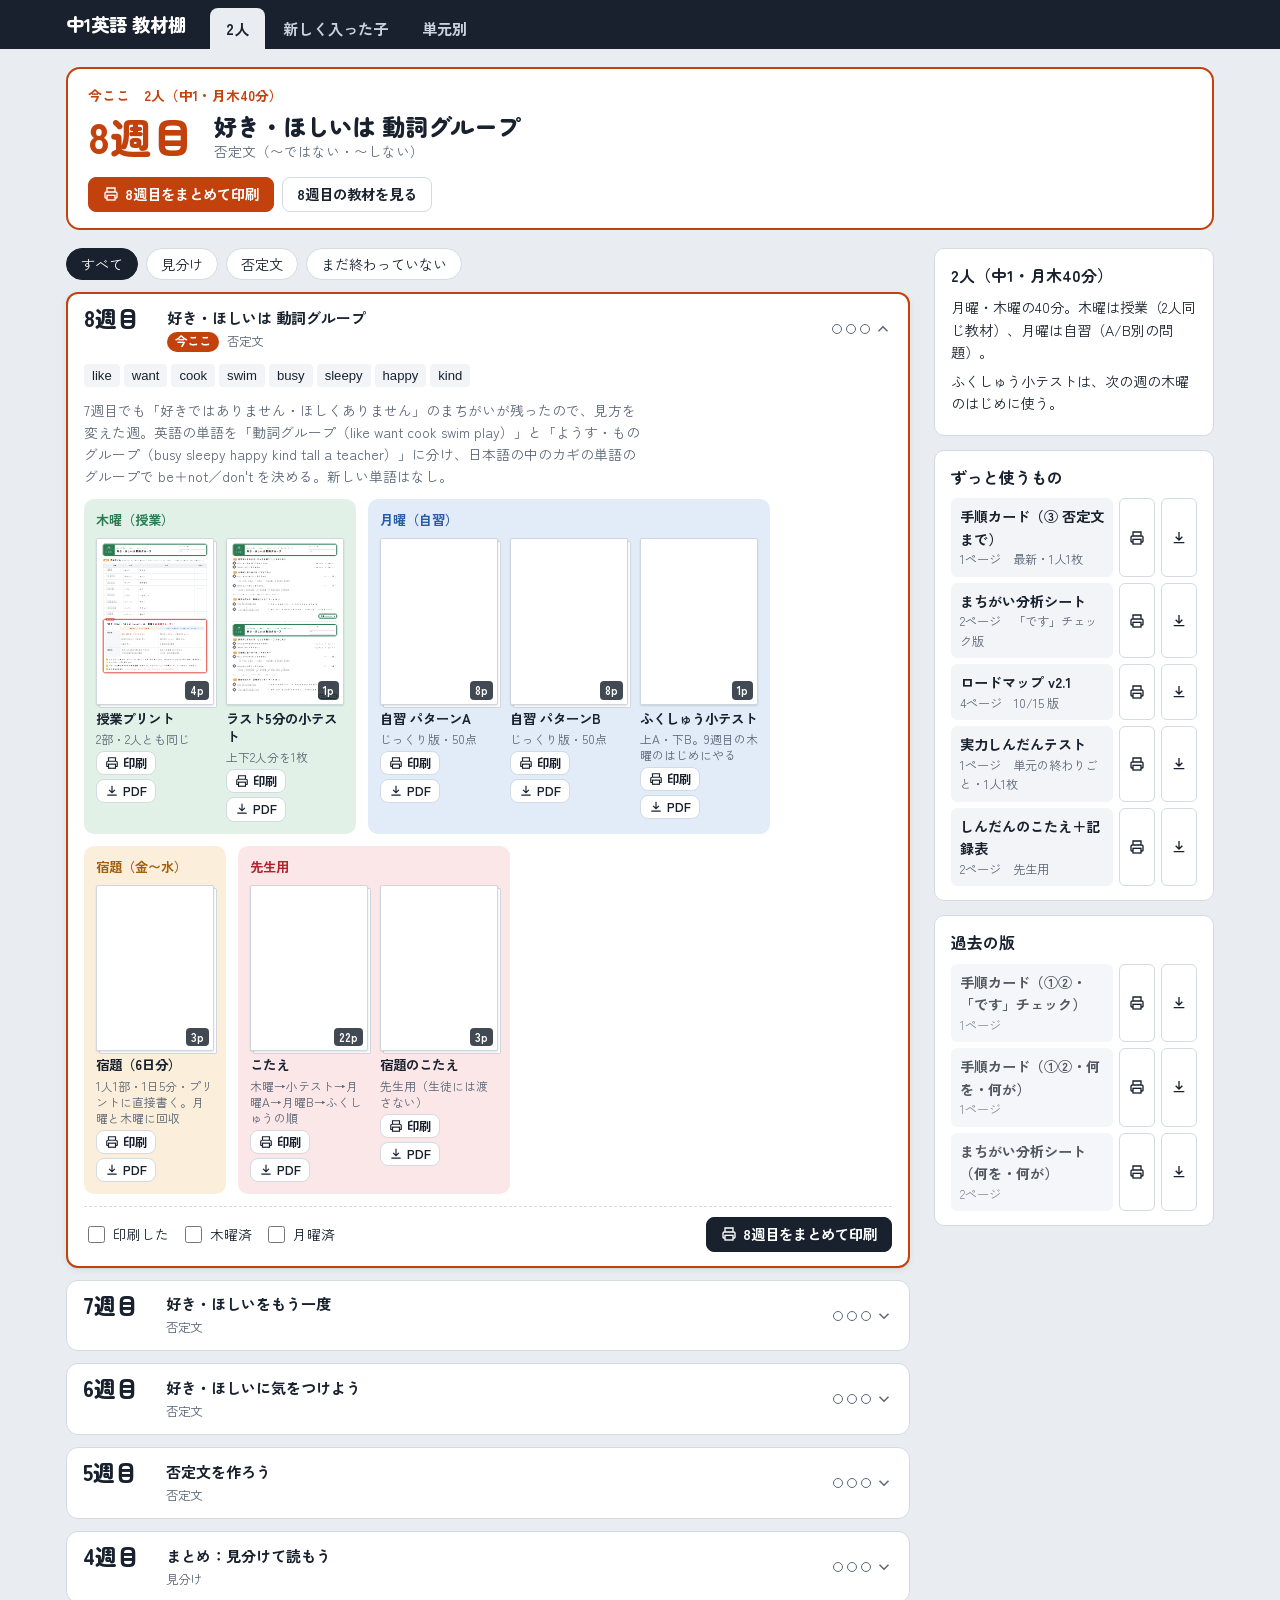
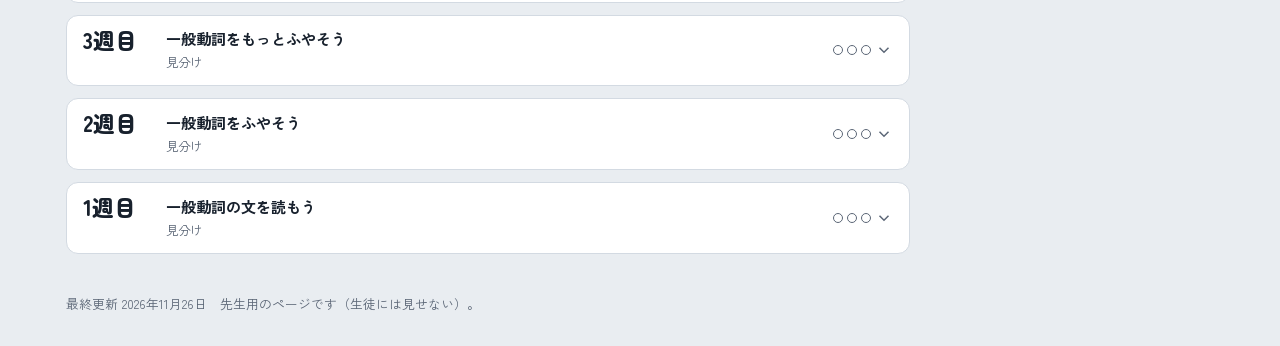
<file: index.html>
<!doctype html>
<html lang="ja">
<head>
<meta charset="utf-8">
<meta name="viewport" content="width=device-width, initial-scale=1, viewport-fit=cover">
<meta name="robots" content="noindex, nofollow">
<meta name="apple-mobile-web-app-capable" content="yes">
<meta name="apple-mobile-web-app-title" content="英語教材棚">
<title>中1英語 教材棚</title>
<link rel="preconnect" href="https://fonts.googleapis.com">
<link rel="stylesheet" href="https://fonts.googleapis.com/css2?family=Zen+Kaku+Gothic+New:wght@400;500;700&family=Zen+Maru+Gothic:wght@700;900&display=swap">
<link rel="stylesheet" href="assets/app.css?v=20261109a">
</head>
<body>
<header class="top">
  <div class="top-in">
    <a class="brand" href="#futari">中1英語 教材棚</a>
    <nav class="tabs" aria-label="画面の切りかえ">
      <a href="#futari" data-tab="futari">2人</a>
      <a href="#hitori" data-tab="hitori">新しく入った子</a>
      <a href="#tangen" data-tab="tangen">単元別</a>
    </nav>
  </div>
</header>

<main id="app" class="wrap" aria-live="polite"><p class="muted">読みこみ中…</p></main>

<footer class="foot wrap"><span id="updated"></span>　先生用のページです（生徒には見せない）。</footer>

<!-- ページ内ビューア -->
<dialog id="viewer" aria-labelledby="v-title">
  <div class="v-bar">
    <div class="v-name"><b id="v-title"></b><span id="v-pages" class="muted"></span></div>
    <div class="v-btns">
      <button type="button" class="btn primary" id="v-print">印刷</button>
      <a class="btn" id="v-dl" data-dl="" title="PDFをダウンロード"><svg viewBox="0 0 24 24" fill="none" stroke="currentColor" stroke-width="2" aria-hidden="true"><path d="M12 3v12M7 10l5 5 5-5M4 19h16"/></svg>ダウンロード</a>
      <a class="btn" id="v-open" target="_blank" rel="noopener">別のタブで開く</a>
      <button type="button" class="btn icon" id="v-close" aria-label="閉じる">✕</button>
    </div>
  </div>
  <div class="v-body" id="v-body"></div>
</dialog>

<!-- まとめて印刷 -->
<dialog id="setprint" aria-labelledby="sp-title">
  <form method="dialog" class="sp">
    <h2 id="sp-title"></h2>
    <p class="muted" id="sp-sub">印刷するものと部数をえらんでください。</p>
    <ul class="sp-list" id="sp-list"></ul>
    <div class="sp-foot">
      <span id="sp-total"></span>
      <button type="button" class="btn" value="cancel" id="sp-cancel">やめる</button>
      <button type="button" class="btn primary" id="sp-go">印刷する</button>
    </div>
  </form>
</dialog>

<!-- 印刷の準備中 -->
<dialog id="progress" aria-labelledby="pg-title">
  <div class="pg">
    <b id="pg-title">印刷の準備をしています</b>
    <div class="bar"><span id="pg-bar"></span></div>
    <p class="muted" id="pg-text"></p>
    <div class="pg-btns" id="pg-btns" hidden>
      <button type="button" class="btn primary" id="pg-again">印刷画面を開く</button>
      <button type="button" class="btn" id="pg-share" hidden>PDFで印刷（共有 → プリント）</button>
      <button type="button" class="btn" id="pg-close">閉じる</button>
    </div>
  </div>
</dialog>

<div id="print-root" aria-hidden="true"></div>

<script src="lib/pdfjs/pdf.min.js"></script>
<script src="assets/app.js?v=20261109a"></script>
</body>
</html>
</file>
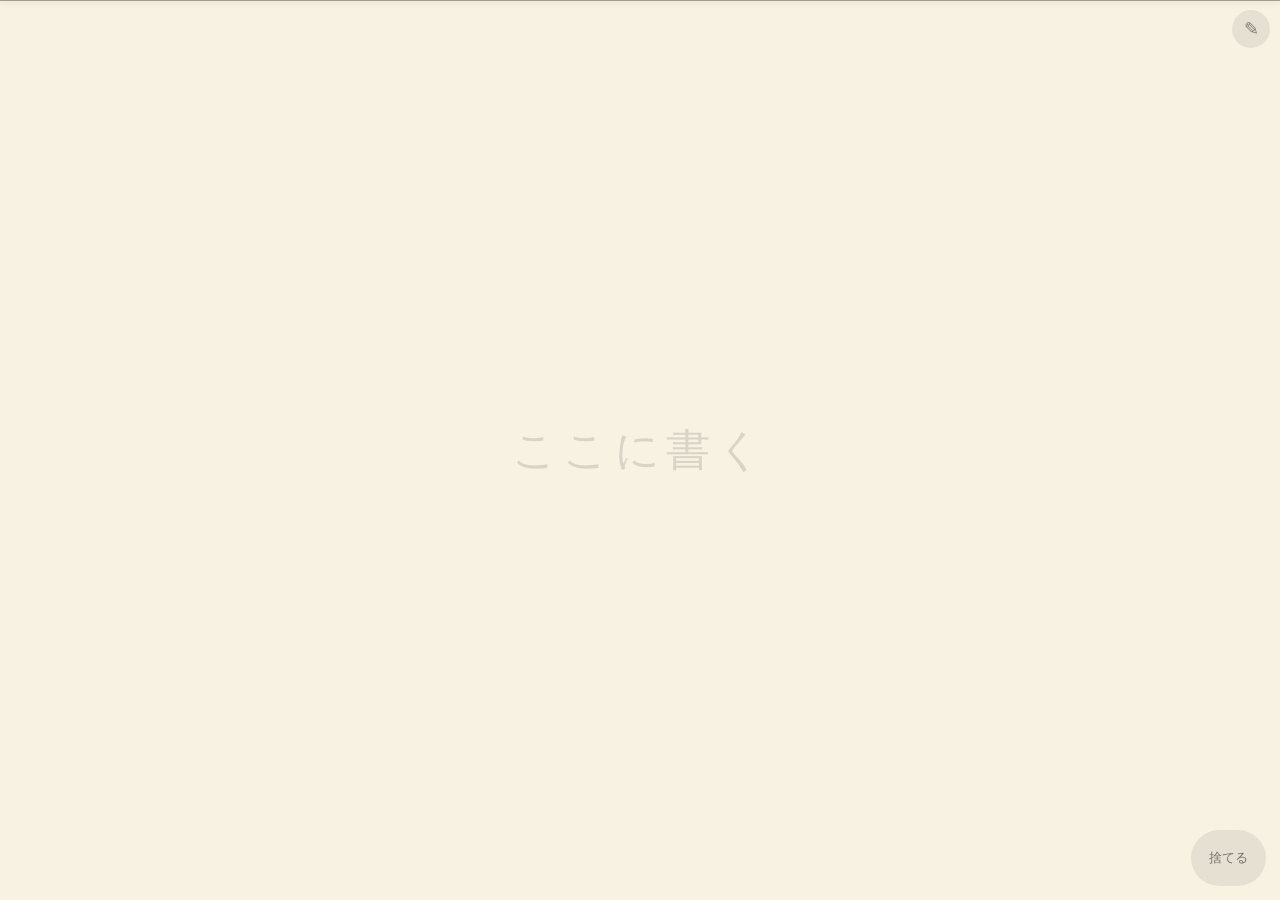
<file: urakami/index.html>
<!DOCTYPE html>
<html lang="ja">
<head>
<meta charset="utf-8">
<title>裏紙メモ</title>
<meta name="viewport" content="width=device-width, initial-scale=1, maximum-scale=1, user-scalable=no, viewport-fit=cover">
<meta name="apple-mobile-web-app-capable" content="yes">
<meta name="mobile-web-app-capable" content="yes">
<meta name="apple-mobile-web-app-status-bar-style" content="default">
<meta name="apple-mobile-web-app-title" content="裏紙">
<meta name="theme-color" content="#f7f2e2">
<meta name="robots" content="noindex">
<meta name="app-version" content="20261124-1750">
<style>
  html, body {
    margin: 0; height: 100%; overflow: hidden; background: #f7f2e2;
    overscroll-behavior: none;
    -webkit-user-select: none; user-select: none;
    -webkit-touch-callout: none; -webkit-tap-highlight-color: transparent;
    font-family: -apple-system, "Hiragino Sans", "Hiragino Kaku Gothic ProN", "Yu Gothic", sans-serif;
  }
  #paper { position: fixed; inset: 0; background-color: #f7f2e2; }
  #paper.grid {
    background-image:
      linear-gradient(rgba(60, 90, 140, .13) 1px, transparent 1px),
      linear-gradient(90deg, rgba(60, 90, 140, .13) 1px, transparent 1px);
    background-size: 32px 32px;
  }
  canvas { position: absolute; inset: 0; display: block; touch-action: none; }
  #t { pointer-events: none; }
  #edge {
    position: fixed; left: 0; right: 0; top: 0; height: 1px; z-index: 5;
    background: rgba(0, 0, 0, .35); box-shadow: 0 1px 7px rgba(0, 0, 0, .28);
    pointer-events: none;
  }
  #hint {
    position: fixed; inset: 0; display: flex; align-items: center; justify-content: center;
    color: rgba(0, 0, 0, .12); font-size: 44px; letter-spacing: .15em;
    pointer-events: none; transition: opacity .3s;
  }
  #hint.off { opacity: 0; }

  #bar, #bar * { touch-action: none; }
  html, body { touch-action: none; }
  #bar {
    position: fixed;
    top: calc(env(safe-area-inset-top, 0px) + 10px);
    right: calc(env(safe-area-inset-right, 0px) + 10px);
    z-index: 10;
  }
  #open {
    width: 38px; height: 38px; border-radius: 50%; border: 0; padding: 0;
    background: rgba(0, 0, 0, .07); color: rgba(0, 0, 0, .45);
    font-size: 18px; line-height: 38px;
  }
  #tools {
    display: none; flex-wrap: wrap; gap: 2px; align-items: center; justify-content: flex-end;
    max-width: calc(100vw - 20px);
    padding: 5px 7px; border-radius: 26px;
    background: rgba(255, 255, 255, .94);
    -webkit-backdrop-filter: blur(8px); backdrop-filter: blur(8px);
    box-shadow: 0 2px 14px rgba(0, 0, 0, .18);
  }
  #bar.open #tools { display: flex; }
  #bar.open #open { display: none; }

  #tools button {
    min-width: 40px; height: 40px; border: 0; border-radius: 20px; padding: 0 10px;
    background: transparent; color: #333; font-size: 14px; font-family: inherit;
  }
  #tools button:active { background: rgba(0, 0, 0, .08); }
  #tools button.on { background: rgba(0, 0, 0, .12); font-weight: 700; }
  #tools .sw { padding: 0; width: 40px; position: relative; }
  #tools .sw i {
    position: absolute; left: 9px; top: 9px; width: 22px; height: 22px; border-radius: 50%;
    box-sizing: border-box; border: 2px solid transparent;
  }
  #tools .sw.on i { border-color: #fff; box-shadow: 0 0 0 2.5px currentColor; }
  #tools .sep { width: 1px; height: 22px; background: rgba(0, 0, 0, .15); margin: 0 4px; }
  #size i { display: inline-block; border-radius: 50%; background: #333; vertical-align: middle; }
  #trash {
    position: fixed; z-index: 9;
    right: calc(env(safe-area-inset-right, 0px) + 14px);
    bottom: calc(env(safe-area-inset-bottom, 0px) + 14px);
    touch-action: none;
    min-width: 72px; height: 56px; padding: 0 18px; border: 0; border-radius: 28px;
    background: rgba(0, 0, 0, .07); color: rgba(0, 0, 0, .5);
    font-size: 13px; font-family: inherit;
  }
  #trash:active { background: rgba(0, 0, 0, .2); }
  #trash.arm { background: #d93025; color: #fff; font-weight: 700; }
  #note {
    position: fixed; z-index: 11; left: 50%; transform: translateX(-50%);
    bottom: calc(env(safe-area-inset-bottom, 0px) + 12px);
    background: rgba(40, 40, 40, .92); color: #fff; font-size: 14px;
    padding: 8px 8px 8px 16px; border-radius: 24px;
  }
  #note[hidden] { display: none; }
  #note button {
    margin-left: 8px; border: 0; border-radius: 18px; height: 36px; padding: 0 14px;
    background: #fff; color: #222; font-size: 14px; font-family: inherit;
  }
</style>
</head>
<body>
<div id="paper"></div>
<div id="edge"></div>
<canvas id="c"></canvas>
<canvas id="t"></canvas>
<div id="hint">ここに書く</div>

<div id="bar">
  <button id="open" aria-label="ツールを開く">✎</button>
  <div id="tools">
    <button class="sw" data-color="#1b1b1b" style="color:#1b1b1b" aria-label="黒"><i style="background:#1b1b1b"></i></button>
    <button class="sw" data-color="#d93025" style="color:#d93025" aria-label="赤"><i style="background:#d93025"></i></button>
    <button class="sw" data-color="#1a56db" style="color:#1a56db" aria-label="青"><i style="background:#1a56db"></i></button>
    <button class="sw" data-color="#188038" style="color:#188038" aria-label="緑"><i style="background:#188038"></i></button>
    <button id="size" aria-label="太さ"><i></i></button>
    <button id="eraser">消しゴム</button>
    <span class="sep"></span>
    <button id="undo">戻す</button>
    <span class="sep"></span>
    <button id="grid">方眼</button>
    <button id="blur">ぼかし</button>
    <button id="fs">全画面</button>
    <button id="close" aria-label="閉じる">✕</button>
  </div>
</div>

<button id="trash">捨てる</button>
<div id="note" hidden>ペンとして認識されていません <button id="allowFinger">指でも書けるようにする</button></div>

<script>
(function () {
  var cv = document.getElementById('c');
  var ctx = cv.getContext('2d');
  var tv = document.getElementById('t');
  var tctx = tv.getContext('2d');
  var paper = document.getElementById('paper');
  var hint = document.getElementById('hint');
  var bar = document.getElementById('bar');
  var W = 0, H = 0, dpr = 1;

  var SIZES = [1.5, 3, 6, 12];
  var BLURS = [0, 0.4, 0.8];
  var BLUR_NAMES = ['なし', '弱', '中'];
  var state = { color: '#1b1b1b', sizeIdx: 1, eraser: false, grid: false, blur: 1, finger: false };
  var strokes = [];
  var cleared = null;
  var lastErase = null;
  var cur = null;
  var penSeen = false;
  var blocked = 0;
  var note = document.getElementById('note');

  function lsGet(k) { try { return localStorage.getItem(k); } catch (e) { return null; } }
  function lsSet(k, v) { try { localStorage.setItem(k, v); } catch (e) {} }

  // ---- 保存の読み込み ----
  try {
    var p = JSON.parse(lsGet('urakami.prefs2') || 'null');
    if (p) {
      if (typeof p.color === 'string') state.color = p.color;
      if (p.sizeIdx >= 0 && p.sizeIdx < SIZES.length) state.sizeIdx = p.sizeIdx;
      state.grid = !!p.grid;
      if (p.blur >= 0 && p.blur < BLURS.length) state.blur = p.blur;
    }
    var sv = JSON.parse(lsGet('urakami.strokes') || 'null');
    if (Array.isArray(sv)) strokes = sv;
  } catch (e) { strokes = []; }

  function savePrefs() {
    lsSet('urakami.prefs2', JSON.stringify({ color: state.color, sizeIdx: state.sizeIdx, grid: state.grid, blur: state.blur }));
  }
  function saveStrokes() {
    var s = JSON.stringify(strokes, function (k, v) {
      return typeof v === 'number' ? Math.round(v * 10) / 10 : v;
    });
    if (s.length < 3000000) lsSet('urakami.strokes', s);
  }

  // ---- 描画 ----
  function resize() {
    dpr = Math.min(window.devicePixelRatio || 1, 2);
    W = window.innerWidth; H = window.innerHeight;
    cv.width = Math.round(W * dpr); cv.height = Math.round(H * dpr);
    cv.style.width = W + 'px'; cv.style.height = H + 'px';
    tv.width = cv.width; tv.height = cv.height;
    tv.style.width = W + 'px'; tv.style.height = H + 'px';
    redraw();
  }
  function mid(a, b) { return [(a[0] + b[0]) / 2, (a[1] + b[1]) / 2]; }
  function lw(s, pr) { return s.eraser ? s.w * 4 : s.w * (0.5 + pr); }
  function style(s) {
    ctx.globalCompositeOperation = s.eraser ? 'destination-out' : 'source-over';
    ctx.strokeStyle = s.color; ctx.fillStyle = s.color;
    ctx.lineCap = 'round'; ctx.lineJoin = 'round';
  }
  function seg(s, i) {
    var p = s.pts;
    var a = i <= 1 ? p[0] : mid(p[i - 2], p[i - 1]);
    var c = p[i - 1];
    var b = mid(p[i - 1], p[i]);
    style(s);
    ctx.lineWidth = lw(s, (p[i - 1][2] + p[i][2]) / 2);
    ctx.beginPath(); ctx.moveTo(a[0], a[1]);
    ctx.quadraticCurveTo(c[0], c[1], b[0], b[1]);
    ctx.stroke();
  }
  function finish(s) {
    var p = s.pts, n = p.length;
    style(s);
    if (n === 1) {
      ctx.beginPath(); ctx.arc(p[0][0], p[0][1], lw(s, p[0][2]) / 2, 0, Math.PI * 2); ctx.fill();
    } else {
      var a = mid(p[n - 2], p[n - 1]);
      ctx.lineWidth = lw(s, p[n - 1][2]);
      ctx.beginPath(); ctx.moveTo(a[0], a[1]); ctx.lineTo(p[n - 1][0], p[n - 1][1]); ctx.stroke();
    }
  }
  function drawStroke(s) {
    var p = s.pts, n = p.length, i;
    if (s.f && n >= 3) {
      // 太さが一定の線は、1本につないで描く（つなぎ目のムラが出ない）
      style(s);
      ctx.lineWidth = lw(s, p[0][2]);
      ctx.beginPath(); ctx.moveTo(p[0][0], p[0][1]);
      for (i = 1; i < n - 1; i++) {
        var m = mid(p[i], p[i + 1]);
        ctx.quadraticCurveTo(p[i][0], p[i][1], m[0], m[1]);
      }
      ctx.lineTo(p[n - 1][0], p[n - 1][1]);
      ctx.stroke();
      return;
    }
    for (i = 1; i < n; i++) seg(s, i);
    finish(s);
  }
  function redraw() {
    ctx.setTransform(1, 0, 0, 1, 0, 0);
    ctx.clearRect(0, 0, cv.width, cv.height);
    ctx.setTransform(dpr, 0, 0, dpr, 0, 0);
    for (var i = 0; i < strokes.length; i++) drawStroke(strokes[i]);
    hint.classList.toggle('off', strokes.length > 0 || !!cur);
  }

  // ペン先の「いま」まで線をのばす（確定した線は中点までしか描かないため、遅れて見えるのを防ぐ）
  function drawTail(s, extra) {
    tctx.setTransform(1, 0, 0, 1, 0, 0);
    tctx.clearRect(0, 0, tv.width, tv.height);
    if (s.eraser) return;
    var p = s.pts, n = p.length;
    tctx.setTransform(dpr, 0, 0, dpr, 0, 0);
    tctx.strokeStyle = s.color; tctx.lineCap = 'round'; tctx.lineJoin = 'round';
    tctx.lineWidth = lw(s, p[n - 1][2]);
    var a = n >= 2 ? mid(p[n - 2], p[n - 1]) : p[0];
    tctx.beginPath(); tctx.moveTo(a[0], a[1]);
    tctx.lineTo(p[n - 1][0], p[n - 1][1]);
    for (var i = 0; i < extra.length; i++) tctx.lineTo(extra[i][0], extra[i][1]);
    tctx.stroke();
  }
  function clearTail() {
    tctx.setTransform(1, 0, 0, 1, 0, 0);
    tctx.clearRect(0, 0, tv.width, tv.height);
  }

  // ---- 線をなめらかに整える（ペンを離したときに仕上げる） ----
  function refine(pts) {
    var i, p = [pts[0]];
    for (i = 1; i < pts.length; i++) {
      var a = p[p.length - 1];
      if (Math.hypot(pts[i][0] - a[0], pts[i][1] - a[1]) >= 0.5) p.push(pts[i]);
    }
    if (p.length < 3) return { pts: p, flat: false };
    // 点を2pxごとに並べ直す（ペンの座標が1pxきざみで届くため、斜めの線が階段になるのを均す）
    var cum = [0];
    for (i = 1; i < p.length; i++) cum.push(cum[i - 1] + Math.hypot(p[i][0] - p[i - 1][0], p[i][1] - p[i - 1][1]));
    var total = cum[cum.length - 1];
    if (total < 8) return { pts: p, flat: false };
    var n = Math.max(3, Math.round(total / 2)), step = total / n, r = [], j = 0;
    for (var k = 0; k <= n; k++) {
      var tg = k * step;
      while (j < p.length - 2 && cum[j + 1] < tg) j++;
      var seg0 = cum[j + 1] - cum[j] || 1, t = Math.min(1, Math.max(0, (tg - cum[j]) / seg0));
      r.push([
        p[j][0] + (p[j + 1][0] - p[j][0]) * t,
        p[j][1] + (p[j + 1][1] - p[j][1]) * t,
        p[j][2] + (p[j + 1][2] - p[j][2]) * t
      ]);
    }
    // 2回ならして、細かいガタつきを取る（両端は動かさない）
    for (var pass = 0; pass < 2; pass++) {
      var q = [r[0]];
      for (i = 1; i < r.length - 1; i++) {
        q.push([
          0.25 * r[i - 1][0] + 0.5 * r[i][0] + 0.25 * r[i + 1][0],
          0.25 * r[i - 1][1] + 0.5 * r[i][1] + 0.25 * r[i + 1][1],
          0.25 * r[i - 1][2] + 0.5 * r[i][2] + 0.25 * r[i + 1][2]
        ]);
      }
      q.push(r[r.length - 1]);
      r = q;
    }
    var pmin = 9, pmax = -9, psum = 0;
    for (i = 0; i < r.length; i++) {
      if (r[i][2] < pmin) pmin = r[i][2];
      if (r[i][2] > pmax) pmax = r[i][2];
      psum += r[i][2];
    }
    var flat = (pmax - pmin) < 0.12;
    if (flat) { var avg = psum / r.length; for (i = 0; i < r.length; i++) r[i][2] = avg; }
    return { pts: r, flat: flat };
  }

  // ---- ぐしゃぐしゃ消し（往復して塗りつぶすと、その下の字が消える） ----
  function reversals(p, ax, extent) {
    if (extent < 20) return 0;
    var T = Math.max(8, extent * 0.2);
    var dir = 0, ext = p[0][ax], rev = 0;
    for (var i = 1; i < p.length; i++) {
      var v = p[i][ax];
      if (dir === 0) {
        if (v - ext >= T) { dir = 1; ext = v; }
        else if (ext - v >= T) { dir = -1; ext = v; }
      } else if (dir === 1) {
        if (v > ext) ext = v;
        else if (ext - v >= T) { dir = -1; ext = v; rev++; }
      } else {
        if (v < ext) ext = v;
        else if (v - ext >= T) { dir = 1; ext = v; rev++; }
      }
    }
    return rev;
  }
  function scribbleBox(s) {
    var p = s.pts;
    if (s.eraser || p.length < 12) return null;
    var minx = 1e9, maxx = -1e9, miny = 1e9, maxy = -1e9, len = 0;
    for (var i = 0; i < p.length; i++) {
      if (p[i][0] < minx) minx = p[i][0]; if (p[i][0] > maxx) maxx = p[i][0];
      if (p[i][1] < miny) miny = p[i][1]; if (p[i][1] > maxy) maxy = p[i][1];
      if (i) len += Math.hypot(p[i][0] - p[i - 1][0], p[i][1] - p[i - 1][1]);
    }
    var w = maxx - minx, h = maxy - miny, diag = Math.hypot(w, h);
    if (diag < 30 || len < diag * 2.5) return null;
    var r = Math.max(reversals(p, 0, w), reversals(p, 1, h));
    if (r < 4) return null;
    return { x1: minx - 10, x2: maxx + 10, y1: miny - 10, y2: maxy + 10 };
  }
  function scribbleHits(box) {
    var hits = [];
    for (var i = 0; i < strokes.length; i++) {
      var q = strokes[i].pts, inside = 0;
      for (var j = 0; j < q.length; j++) {
        if (q[j][0] >= box.x1 && q[j][0] <= box.x2 && q[j][1] >= box.y1 && q[j][1] <= box.y2) inside++;
      }
      if (inside / q.length >= 0.4) hits.push(i);
    }
    return hits;
  }

  // ---- ペン入力 ----
  function pt(e) {
    return [e.clientX, e.clientY, e.pointerType === 'pen' ? (e.pressure || 0.5) : 0.5];
  }
  cv.addEventListener('pointerdown', function (e) {
    if (e.pointerType === 'pen' && !penSeen) { penSeen = true; state.finger = false; note.hidden = true; }
    if (cur) return;
    if (e.pointerType === 'touch' && !state.finger) {
      blocked++;
      if (!penSeen && blocked >= 3) note.hidden = false;
      return;
    }
    e.preventDefault();
    try { cv.setPointerCapture(e.pointerId); } catch (x) {}
    cleared = null;
    lastErase = null;
    cur = {
      id: e.pointerId,
      s: { color: state.color, w: SIZES[state.sizeIdx], eraser: state.eraser, pts: [pt(e)] }
    };
    cur.pe = cur.s.pts[0][2];
    cur.sx = cur.s.pts[0][0]; cur.sy = cur.s.pts[0][1];
    ctx.setTransform(dpr, 0, 0, dpr, 0, 0);
    bar.classList.remove('open');
    hint.classList.add('off');
    drawTail(cur.s, []);
  });
  cv.addEventListener('pointermove', function (e) {
    if (!cur || e.pointerId !== cur.id) return;
    e.preventDefault();
    var evs = (e.getCoalescedEvents && e.getCoalescedEvents()) || [];
    if (!evs.length) evs = [e];
    var s = cur.s;
    ctx.setTransform(dpr, 0, 0, dpr, 0, 0);
    var rawLast = null;
    for (var k = 0; k < evs.length; k++) {
      var q = pt(evs[k]);
      cur.pe = cur.pe * 0.5 + q[2] * 0.5; q[2] = cur.pe;
      rawLast = [q[0], q[1], q[2]];
      cur.sx = cur.sx * 0.2 + q[0] * 0.8; cur.sy = cur.sy * 0.2 + q[1] * 0.8;
      q[0] = cur.sx; q[1] = cur.sy;
      var last = s.pts[s.pts.length - 1];
      if (Math.abs(q[0] - last[0]) + Math.abs(q[1] - last[1]) < 0.6) continue;
      s.pts.push(q);
      seg(s, s.pts.length - 1);
    }
    var pr = (e.getPredictedEvents && e.getPredictedEvents()) || [];
    var extra = [];
    for (var j = 0; j < pr.length && j < 3; j++) extra.push(pt(pr[j]));
    if (rawLast) extra.unshift(rawLast);
    drawTail(s, extra);
  });
  function endStroke(e) {
    if (!cur || e.pointerId !== cur.id) return;
    ctx.setTransform(dpr, 0, 0, dpr, 0, 0);
    finish(cur.s);
    clearTail();
    var done = cur.s;
    cur = null;
    var box = scribbleBox(done);
    var hits = box ? scribbleHits(box) : [];
    if (hits.length) {
      lastErase = hits.map(function (i) { return { i: i, s: strokes[i] }; });
      strokes = strokes.filter(function (st, i) { return hits.indexOf(i) < 0; });
      redraw(); saveStrokes();
      return;
    }
    var rf = refine(done.pts);
    done.pts = rf.pts; done.f = rf.flat;
    strokes.push(done);
    redraw();
    saveStrokes();
  }
  cv.addEventListener('pointerup', endStroke);
  cv.addEventListener('pointercancel', endStroke);
  cv.addEventListener('contextmenu', function (e) { e.preventDefault(); });
  document.addEventListener('gesturestart', function (e) { e.preventDefault(); });
  document.addEventListener('touchmove', function (e) { e.preventDefault(); }, { passive: false });

  // ---- ツールバー ----
  var swatches = Array.prototype.slice.call(document.querySelectorAll('.sw'));
  var sizeBtn = document.getElementById('size');
  var eraserBtn = document.getElementById('eraser');
  var trashBtn = document.getElementById('trash');
  var gridBtn = document.getElementById('grid');
  var blurBtn = document.getElementById('blur');
  var fsBtn = document.getElementById('fs');
  var trashTimer = null;

  function syncUI() {
    swatches.forEach(function (b) {
      b.classList.toggle('on', !state.eraser && b.getAttribute('data-color') === state.color);
    });
    var d = 5 + state.sizeIdx * 4;
    var dot = sizeBtn.querySelector('i');
    dot.style.width = d + 'px'; dot.style.height = d + 'px';
    eraserBtn.classList.toggle('on', state.eraser);
    gridBtn.classList.toggle('on', state.grid);
    gridBtn.textContent = state.grid ? '方眼 ON' : '方眼';
    paper.classList.toggle('grid', state.grid);
    var bl = BLURS[state.blur];
    cv.style.filter = tv.style.filter = bl ? 'blur(' + bl + 'px)' : 'none';
    blurBtn.textContent = 'ぼかし ' + BLUR_NAMES[state.blur];
  }

  swatches.forEach(function (b) {
    b.addEventListener('click', function () {
      state.color = b.getAttribute('data-color'); state.eraser = false;
      syncUI(); savePrefs();
    });
  });
  sizeBtn.addEventListener('click', function () {
    state.sizeIdx = (state.sizeIdx + 1) % SIZES.length; syncUI(); savePrefs();
  });
  eraserBtn.addEventListener('click', function () { state.eraser = !state.eraser; syncUI(); });
  blurBtn.addEventListener('click', function () {
    state.blur = (state.blur + 1) % BLURS.length; syncUI(); savePrefs();
  });
  gridBtn.addEventListener('click', function () { state.grid = !state.grid; syncUI(); savePrefs(); });
  document.getElementById('allowFinger').addEventListener('click', function () {
    state.finger = true; note.hidden = true;
  });

  document.getElementById('undo').addEventListener('click', function () {
    if (cur) return;
    if (lastErase) {
      lastErase.forEach(function (h) { strokes.splice(h.i, 0, h.s); });
      lastErase = null;
    }
    else if (strokes.length) { strokes.pop(); }
    else if (cleared) { strokes = cleared; cleared = null; }
    redraw(); saveStrokes();
  });

  function disarm() {
    trashBtn.classList.remove('arm'); trashBtn.textContent = '捨てる';
    clearTimeout(trashTimer); trashTimer = null;
  }
  var trashType = '';
  var trashDown = false;
  function trashAction() {
    if (trashType === 'touch' && !state.finger) return;
    if (!trashTimer) {
      trashBtn.classList.add('arm'); trashBtn.textContent = 'ほんとに？';
      trashTimer = setTimeout(disarm, 2500);
      return;
    }
    disarm();
    if (strokes.length) { cleared = strokes; }
    lastErase = null;
    strokes = []; redraw(); saveStrokes();
    bar.classList.remove('open');
  }
  // click ではなく pointerup で反応させる（ペンの軽いタップでも確実に拾うため）
  trashBtn.addEventListener('pointerdown', function (e) {
    trashType = e.pointerType; trashDown = true;
    e.preventDefault(); e.stopPropagation();
  });
  trashBtn.addEventListener('pointerup', function (e) {
    if (!trashDown) return;
    trashDown = false;
    e.preventDefault();
    trashAction();
  });
  trashBtn.addEventListener('pointercancel', function () { trashDown = false; });

  fsBtn.addEventListener('click', function () {
    var el = document.documentElement;
    try {
      if (document.fullscreenElement || document.webkitFullscreenElement) {
        (document.exitFullscreen || document.webkitExitFullscreen).call(document);
      } else {
        var f = el.requestFullscreen || el.webkitRequestFullscreen;
        if (f) { var r = f.call(el); if (r && r.catch) r.catch(function () {}); }
      }
    } catch (x) {}
  });
  if (!(document.documentElement.requestFullscreen || document.documentElement.webkitRequestFullscreen)) {
    fsBtn.style.display = 'none';
  }

  document.getElementById('open').addEventListener('click', function () { bar.classList.add('open'); });
  document.getElementById('close').addEventListener('click', function () { bar.classList.remove('open'); disarm(); });

  // ツールバーのボタンも、ペンを離した瞬間に反応させる（軽いタップでも確実に拾うため）
  var barDown = null;
  bar.addEventListener('click', function (e) {
    if (!e.isTrusted) return;
    e.stopImmediatePropagation(); e.preventDefault();
  }, true);
  bar.addEventListener('pointerdown', function (e) {
    var b = e.target.closest && e.target.closest('button');
    barDown = b || null;
    if (b) e.preventDefault();
  });
  bar.addEventListener('pointerup', function (e) {
    var b = e.target.closest && e.target.closest('button');
    if (b && b === barDown) { barDown = null; e.preventDefault(); b.click(); }
  });
  bar.addEventListener('pointercancel', function () { barDown = null; });

  window.addEventListener('resize', resize);
  window.addEventListener('orientationchange', function () { setTimeout(resize, 200); });
  // ---- 自動で更新（開き直したとき・Cmd+R で、新しい版があれば読みこみ直す） ----
  var VER = (document.querySelector('meta[name="app-version"]') || {}).content || '';
  function checkUpdate(force) {
    if (cur) return;
    fetch(location.pathname, { cache: 'reload' }).then(function (r) { return r.text(); }).then(function (t) {
      var m = t.match(/name="app-version" content="([^"]+)"/);
      var seen = ''; try { seen = sessionStorage.getItem('urakami.reloaded') || ''; } catch (e) {}
      if (m && m[1] !== VER && m[1] !== seen) {
        try { sessionStorage.setItem('urakami.reloaded', m[1]); } catch (e) {}
        location.reload();
      } else if (force) { location.reload(); }
    }).catch(function () { if (force) location.reload(); });
  }
  document.addEventListener('visibilitychange', function () { if (!document.hidden) checkUpdate(false); });
  document.addEventListener('keydown', function (e) {
    if ((e.metaKey || e.ctrlKey) && (e.key === 'r' || e.key === 'R')) { e.preventDefault(); checkUpdate(true); }
  });
  checkUpdate(false);

  syncUI();
  resize();
})();
</script>
</body>
</html>
</file>
<file: assets/app.css>
/* 中1英語 教材棚
   方針：プリントそのもの（A4 の1ページ目）を棚に並べて見せる。
   色の意味：木曜＝緑／月曜＝青／宿題＝こはく色／先生用（こたえ）＝赤ペン色／今ここ＝だいだい */
:root{
  --desk:#e9edf1; --paper:#ffffff; --line:#d3dae2; --ink:#18212d; --muted:#5b6676;
  --thu:#2c7a52; --thu-soft:#e1f1e8;
  --mon:#2a5ca6; --mon-soft:#e2ebf8;
  --hw:#a35d0b;  --hw-soft:#fbefdc;
  --red:#b4232c; --red-soft:#fbe7e8;
  --key:#c2410c; --key-soft:#fdebdf;
  --chip:#f2f4f7; --shadow:0 1px 0 rgba(24,33,45,.06), 0 2px 6px rgba(24,33,45,.08);
  --f-disp:"Zen Maru Gothic","Hiragino Maru Gothic ProN","Yu Gothic",sans-serif;
  --f-body:"Zen Kaku Gothic New","Hiragino Sans","Yu Gothic","Meiryo",sans-serif;
  color-scheme:light;
}
@media (prefers-color-scheme: dark){:root:not([data-theme="light"]){
  --desk:#11161d; --paper:#1a212b; --line:#2d3746; --ink:#e7ecf2; --muted:#9aa6b5;
  --thu:#5cc28f; --thu-soft:#16302a; --mon:#7aa7ec; --mon-soft:#1a2a44;
  --hw:#e3a457; --hw-soft:#33260f; --red:#f07d84; --red-soft:#3a1c20;
  --key:#f59e6b; --key-soft:#3a2418; --chip:#222b37; --shadow:0 1px 0 rgba(0,0,0,.3);
  color-scheme:dark}}
:root[data-theme="dark"]{
  --desk:#11161d; --paper:#1a212b; --line:#2d3746; --ink:#e7ecf2; --muted:#9aa6b5;
  --thu:#5cc28f; --thu-soft:#16302a; --mon:#7aa7ec; --mon-soft:#1a2a44;
  --hw:#e3a457; --hw-soft:#33260f; --red:#f07d84; --red-soft:#3a1c20;
  --key:#f59e6b; --key-soft:#3a2418; --chip:#222b37; --shadow:0 1px 0 rgba(0,0,0,.3);
  color-scheme:dark}

*{box-sizing:border-box}
html{-webkit-text-size-adjust:100%}
body{margin:0;background:var(--desk);color:var(--ink);font-family:var(--f-body);font-size:15px;line-height:1.6}
.wrap{max-width:1180px;margin:0 auto;padding-left:max(16px,env(safe-area-inset-left,0px));padding-right:max(16px,env(safe-area-inset-right,0px))}
.muted{color:var(--muted);font-size:.85rem}
a{color:inherit}
:focus-visible{outline:2px solid var(--mon);outline-offset:2px}
button{font:inherit;color:inherit}

/* ヘッダーとタブ */
.top{position:sticky;top:0;z-index:5;background:var(--ink);color:#fff;padding-top:env(safe-area-inset-top,0px)}
.top-in{max-width:1180px;margin:0 auto;display:flex;flex-wrap:wrap;align-items:center;gap:6px 24px;
  padding:8px max(16px,env(safe-area-inset-right,0px)) 0 max(16px,env(safe-area-inset-left,0px))}
.brand{font-family:var(--f-disp);font-weight:900;font-size:1.15rem;text-decoration:none;color:#fff;padding-bottom:8px}
.tabs{display:flex;gap:2px;align-self:flex-end;overflow-x:auto;max-width:100%}
.tabs a{display:block;padding:8px 16px 9px;text-decoration:none;color:#c9d3df;font-weight:700;font-size:.95rem;
  border-radius:8px 8px 0 0;white-space:nowrap}
.tabs a:hover{color:#fff}
.tabs a[aria-current="page"]{background:var(--desk);color:var(--ink)}
@media (prefers-color-scheme: dark){:root:not([data-theme="light"]) .top{background:#05080c}}

/* 全体の配置 */
main{padding-top:18px;padding-bottom:40px}
.layout{display:grid;grid-template-columns:minmax(0,1fr) 280px;gap:24px;align-items:start}
@media (max-width:960px){.layout{grid-template-columns:1fr}}
.side{display:grid;gap:14px}
.panel{background:var(--paper);border:1px solid var(--line);border-radius:10px;padding:14px 16px}
.panel h2{font-family:var(--f-disp);font-size:1rem;margin:0 0 8px}
.panel p{margin:0 0 6px;font-size:.88rem}

/* 今ここ */
.now{display:grid;grid-template-columns:auto minmax(0,1fr);gap:4px 20px;align-items:center;
  background:var(--paper);border:2px solid var(--key);border-radius:14px;padding:16px 20px;margin-bottom:18px}
.now .lab{grid-column:1/-1;color:var(--key);font-weight:700;font-size:.85rem}
.now .no{font-family:var(--f-disp);font-weight:900;font-size:2.6rem;line-height:1;color:var(--key)}
.now h1{font-family:var(--f-disp);font-weight:900;font-size:1.45rem;line-height:1.3;margin:0;text-wrap:balance}
.now .nu{color:var(--muted);font-size:.85rem}
.now .acts{grid-column:1/-1;display:flex;flex-wrap:wrap;gap:8px;margin-top:10px}
@media (max-width:560px){.now{grid-template-columns:1fr;padding:14px 16px}.now .no{font-size:2rem}.now .acts{margin-top:6px}}

/* ボタン */
.btn{display:inline-flex;align-items:center;gap:6px;border:1px solid var(--line);background:var(--paper);color:var(--ink);
  border-radius:8px;padding:7px 14px;font-weight:700;font-size:.9rem;cursor:pointer;text-decoration:none;line-height:1.3}
.btn:hover{border-color:var(--ink)}
.btn.primary{background:var(--ink);border-color:var(--ink);color:var(--paper)}
.btn.key{background:var(--key);border-color:var(--key);color:#fff}
.btn.icon{padding:7px 10px}
.btn svg{width:16px;height:16px;flex:none}

/* しぼりこみ */
.filters{display:flex;flex-wrap:wrap;gap:8px;margin:0 0 12px}
.filters button{border:1px solid var(--line);background:var(--paper);padding:4px 14px;border-radius:999px;cursor:pointer;font-size:.88rem}
.filters button[aria-pressed="true"]{background:var(--ink);color:var(--paper);border-color:var(--ink)}

/* 週（セット）のカード */
.sets{display:grid;gap:12px}
.set{background:var(--paper);border:1px solid var(--line);border-radius:12px;min-width:0}
.set[open]{box-shadow:var(--shadow)}
.set.cur{border:2px solid var(--key)}
.set > summary{list-style:none;cursor:pointer;display:grid;grid-template-columns:auto minmax(0,1fr) auto;gap:2px 14px;align-items:center;padding:12px 16px}
.set > summary::-webkit-details-marker{display:none}
.set .sno{font-family:var(--f-disp);font-weight:900;font-size:1.35rem;line-height:1.1;min-width:3.2em}
.set .stitle{font-weight:700;line-height:1.35}
.set .smeta{grid-column:2;display:flex;flex-wrap:wrap;gap:4px 8px;font-size:.78rem;color:var(--muted)}
.set .smeta .tag{background:var(--key);color:#fff;border-radius:999px;padding:0 8px;font-weight:700}
.set .smeta .who{border:1px solid var(--line);border-radius:999px;padding:0 8px}
.prog{grid-row:1/3;grid-column:3;display:flex;gap:4px;align-items:center}
.prog i{width:10px;height:10px;border-radius:50%;border:1.5px solid var(--muted)}
.prog i.on{background:var(--thu);border-color:var(--thu)}
.chev{width:18px;height:18px;color:var(--muted);transition:transform .15s}
.set[open] .chev{transform:rotate(180deg)}
@media (prefers-reduced-motion:reduce){.chev{transition:none}}
.sbody{padding:0 16px 14px;display:grid;gap:12px}
.words{display:flex;flex-wrap:wrap;gap:4px}
.words span{font-size:.82rem;background:var(--chip);border-radius:4px;padding:1px 8px;font-family:"Liberation Sans",Arial,sans-serif}
.note{font-size:.86rem;color:var(--muted);margin:0;max-width:70ch}

/* 曜日ごとのまとまり */
.groups{display:flex;flex-wrap:wrap;gap:12px}
.group{border-radius:10px;padding:10px 12px 12px;background:var(--chip);min-width:0}
.group h3{margin:0 0 8px;font-size:.82rem;font-weight:700}
.group.thu{background:var(--thu-soft)} .group.thu h3{color:var(--thu)}
.group.mon{background:var(--mon-soft)} .group.mon h3{color:var(--mon)}
.group.hw{background:var(--hw-soft)}  .group.hw h3{color:var(--hw)}
.group.teacher{background:var(--red-soft)} .group.teacher h3{color:var(--red)}
.tiles{display:flex;flex-wrap:wrap;gap:12px}

/* プリント1枚（タイル） */
.tile{width:118px;display:grid;gap:4px;align-content:start}
.tile .open{all:unset;cursor:pointer;display:grid;gap:4px;border-radius:4px}
.tile .open:focus-visible{outline:2px solid var(--mon);outline-offset:3px}
.thumb{position:relative;display:block;width:118px;aspect-ratio:210/297;background:#fff;border:1px solid #cfd6de;border-radius:2px;
  box-shadow:0 1px 2px rgba(0,0,0,.12);overflow:hidden}
.thumb.stack{box-shadow:0 1px 2px rgba(0,0,0,.12),3px 3px 0 -1px #fff,3px 3px 0 0 #cfd6de}
.thumb canvas,.thumb img{width:100%;height:100%;display:block}
.thumb .pg{position:absolute;right:4px;bottom:4px;background:rgba(24,33,45,.82);color:#fff;font-size:.72rem;font-weight:700;border-radius:4px;padding:0 5px}
.tile .open:hover .thumb{border-color:var(--ink)}
.tile .t{font-weight:700;font-size:.84rem;line-height:1.35}
.tile .n{font-size:.74rem;color:var(--muted);line-height:1.35}
.tacts{display:flex;gap:4px;flex-wrap:wrap}
.tile .pr,.tile .dl{padding:3px 8px;font-size:.78rem;gap:4px;text-decoration:none}
.tile .dl svg,.tile .pr svg{width:14px;height:14px}
@media (max-width:480px){
  .tiles{gap:8px}
  .tile,.thumb{width:86px}
  .group{flex:1 1 100%;padding:10px}
  .sbody{padding:0 12px 12px}
  .set > summary{padding:12px}
  .tile .pr,.tile .dl{padding:3px 5px;font-size:.72rem;gap:2px}
  .tile .pr svg{display:none}
}

.sfoot{display:flex;flex-wrap:wrap;align-items:center;gap:10px 16px;border-top:1px dashed var(--line);padding-top:10px}
.chk{display:flex;flex-wrap:wrap;gap:12px}
.chk label{display:flex;gap:5px;align-items:center;font-size:.86rem;cursor:pointer}
.chk input{accent-color:var(--thu);width:17px;height:17px}
.sfoot .btn{margin-left:auto}

/* サイドの一覧 */
.rows{list-style:none;margin:0;padding:0;display:grid;gap:6px}
.rows li{display:flex;gap:6px;align-items:stretch}
.rows .r{flex:1;min-width:0;text-align:left;border:1px solid transparent;background:var(--chip);border-radius:6px;padding:6px 8px;cursor:pointer;display:grid;gap:0}
.rows .r:hover{border-color:var(--ink)}
.rows .r b{font-size:.88rem;font-weight:700}
.rows .r small{color:var(--muted);font-size:.76rem}
.rows .p{border:1px solid var(--line);background:var(--paper);border-radius:6px;padding:0 9px;cursor:pointer;display:flex;align-items:center}
.rows .p{color:var(--ink);text-decoration:none}
.rows .p:hover{border-color:var(--ink)}
.rows .p svg{width:16px;height:16px}
.rows.old .r{opacity:.75}

/* 単元別 */
.unav{display:flex;flex-wrap:wrap;gap:8px;margin-bottom:16px}
.unav a{background:var(--paper);border:1px solid var(--line);border-radius:999px;padding:4px 14px;text-decoration:none;font-size:.9rem;font-weight:700}
.unit{margin-bottom:28px;scroll-margin-top:70px}
.unit > h2{font-family:var(--f-disp);font-weight:900;font-size:1.3rem;margin:0 0 10px;display:flex;gap:10px;align-items:baseline;flex-wrap:wrap}
.unit > h2 small{font-family:var(--f-body);font-weight:500;font-size:.85rem;color:var(--muted)}
.ucols{display:grid;grid-template-columns:1fr 1fr;gap:16px}
@media (max-width:860px){.ucols{grid-template-columns:1fr}}
.ucol h3{font-size:.95rem;margin:0 0 8px}
.empty{background:transparent;border:1px dashed var(--line);border-radius:10px;padding:12px 14px;color:var(--muted);font-size:.86rem;margin:0}

.foot{color:var(--muted);font-size:.8rem;padding-top:0;padding-bottom:32px}

/* ダイアログ共通 */
dialog{border:none;border-radius:14px;padding:0;background:var(--paper);color:var(--ink);box-shadow:0 20px 60px rgba(0,0,0,.35)}
dialog::backdrop{background:rgba(10,14,20,.55)}

/* ビューア */
#viewer{width:min(940px,100vw);height:min(100vh,100dvh);max-height:none;max-width:none;margin:0 auto;border-radius:0;display:none;flex-direction:column}
#viewer[open]{display:flex}
@media (min-width:960px){#viewer{height:calc(100dvh - 32px);margin:16px auto;border-radius:14px}}
.v-bar{display:flex;flex-wrap:wrap;gap:8px 12px;align-items:center;justify-content:space-between;padding:10px 14px;border-bottom:1px solid var(--line);
  padding-top:max(10px,env(safe-area-inset-top,0px))}
.v-name{display:flex;gap:10px;align-items:baseline;flex-wrap:wrap;min-width:0}
.v-btns{display:flex;flex-wrap:wrap;gap:8px}
.v-btns a.btn{text-decoration:none}
@media (max-width:480px){#v-open{display:none}}
.v-body{flex:1;overflow:auto;background:var(--desk);padding:16px;display:grid;gap:16px;justify-items:center;align-content:start}
.v-page{width:min(820px,100%);aspect-ratio:210/297;background:#fff;box-shadow:0 1px 3px rgba(0,0,0,.25);position:relative}
.v-page canvas{width:100%;height:100%;display:block}
.v-page .num{position:absolute;left:-2px;top:-2px;transform:translate(-100%,0);font-size:.75rem;color:var(--muted)}
.v-err{color:var(--red);font-weight:700}

/* まとめて印刷 */
#setprint{width:min(560px,calc(100vw - 24px))}
.sp{padding:18px 20px;display:grid;gap:10px}
.sp h2{font-family:var(--f-disp);font-size:1.15rem;margin:0}
.sp p{margin:0}
.sp-list{list-style:none;margin:0;padding:0;display:grid;gap:4px;max-height:55vh;overflow:auto}
.sp-list li{display:grid;grid-template-columns:auto minmax(0,1fr) auto;gap:10px;align-items:center;padding:6px 8px;border-radius:8px;background:var(--chip)}
.sp-list li.g{background:none;padding:6px 0 0;font-size:.8rem;font-weight:700;display:block}
.sp-list li.g.thu{color:var(--thu)} .sp-list li.g.mon{color:var(--mon)} .sp-list li.g.hw{color:var(--hw)} .sp-list li.g.teacher{color:var(--red)}
.sp-list input[type=checkbox]{width:18px;height:18px;accent-color:var(--ink)}
.sp-list .nm{font-weight:700;font-size:.9rem}
.sp-list .nm small{display:block;font-weight:400;color:var(--muted);font-size:.76rem}
.step{display:flex;align-items:center;border:1px solid var(--line);border-radius:8px;overflow:hidden;background:var(--paper)}
.step button{border:none;background:none;width:30px;height:30px;cursor:pointer;font-size:1.05rem}
.step span{min-width:2.6em;text-align:center;font-weight:700;font-size:.9rem}
.sp-foot{display:flex;flex-wrap:wrap;gap:8px;align-items:center;border-top:1px solid var(--line);padding-top:12px}
.sp-foot span{margin-right:auto;font-weight:700}

/* 準備中 */
#progress{width:min(420px,calc(100vw - 24px))}
.pg{padding:20px;display:grid;gap:10px}
.bar{height:8px;border-radius:99px;background:var(--chip);overflow:hidden}
.bar span{display:block;height:100%;width:0;background:var(--thu)}
.pg p{margin:0}
.pg-btns{display:flex;gap:8px;flex-wrap:wrap}

/* 印刷 */
#print-root{display:none}
@page{size:A4 portrait;margin:0}
@media print{
  html,body{background:#fff !important;margin:0}
  body > *:not(#print-root){display:none !important}
  #print-root{display:block}
  #print-root .sheet{width:210mm;height:296.5mm;display:flex;align-items:center;justify-content:center;overflow:hidden;
    break-after:page;page-break-after:always}
  #print-root .sheet:last-child{break-after:auto;page-break-after:auto}
  #print-root img{width:100%;height:100%;object-fit:contain;display:block}
}
</file>
